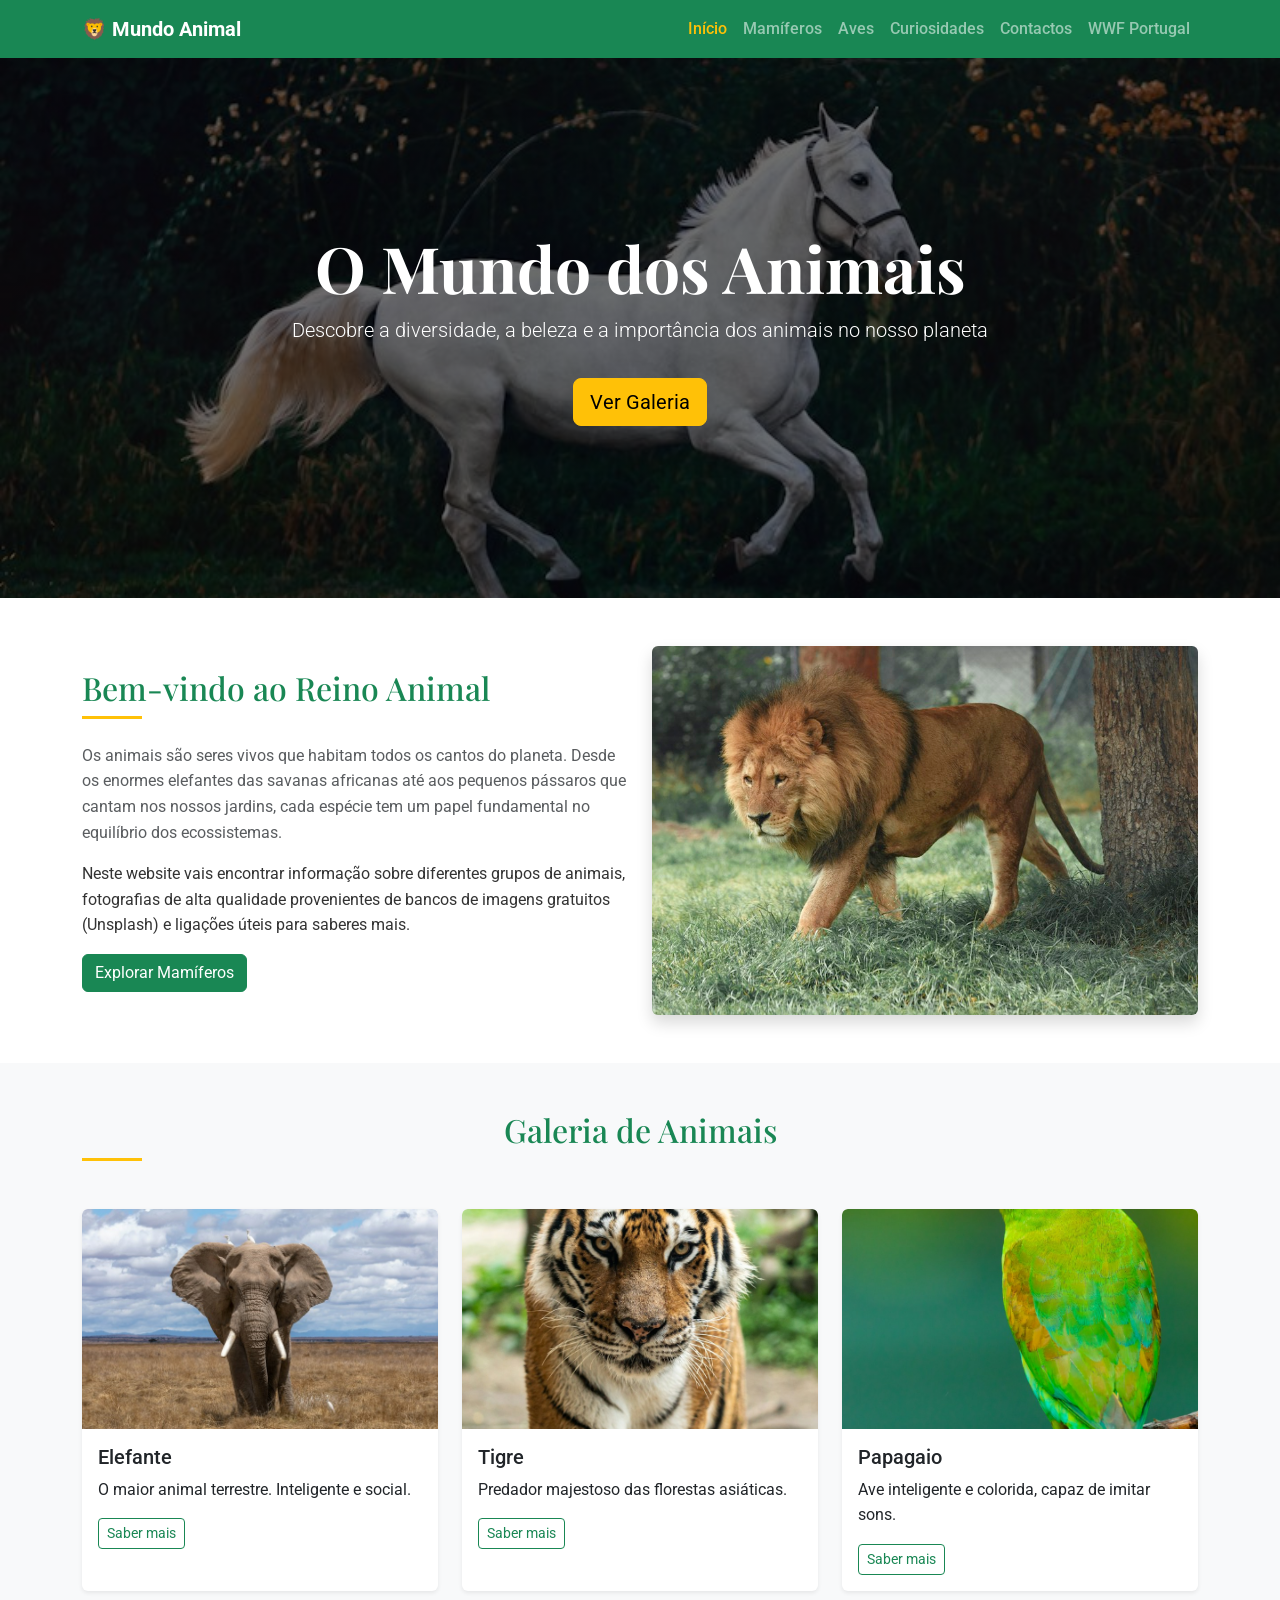
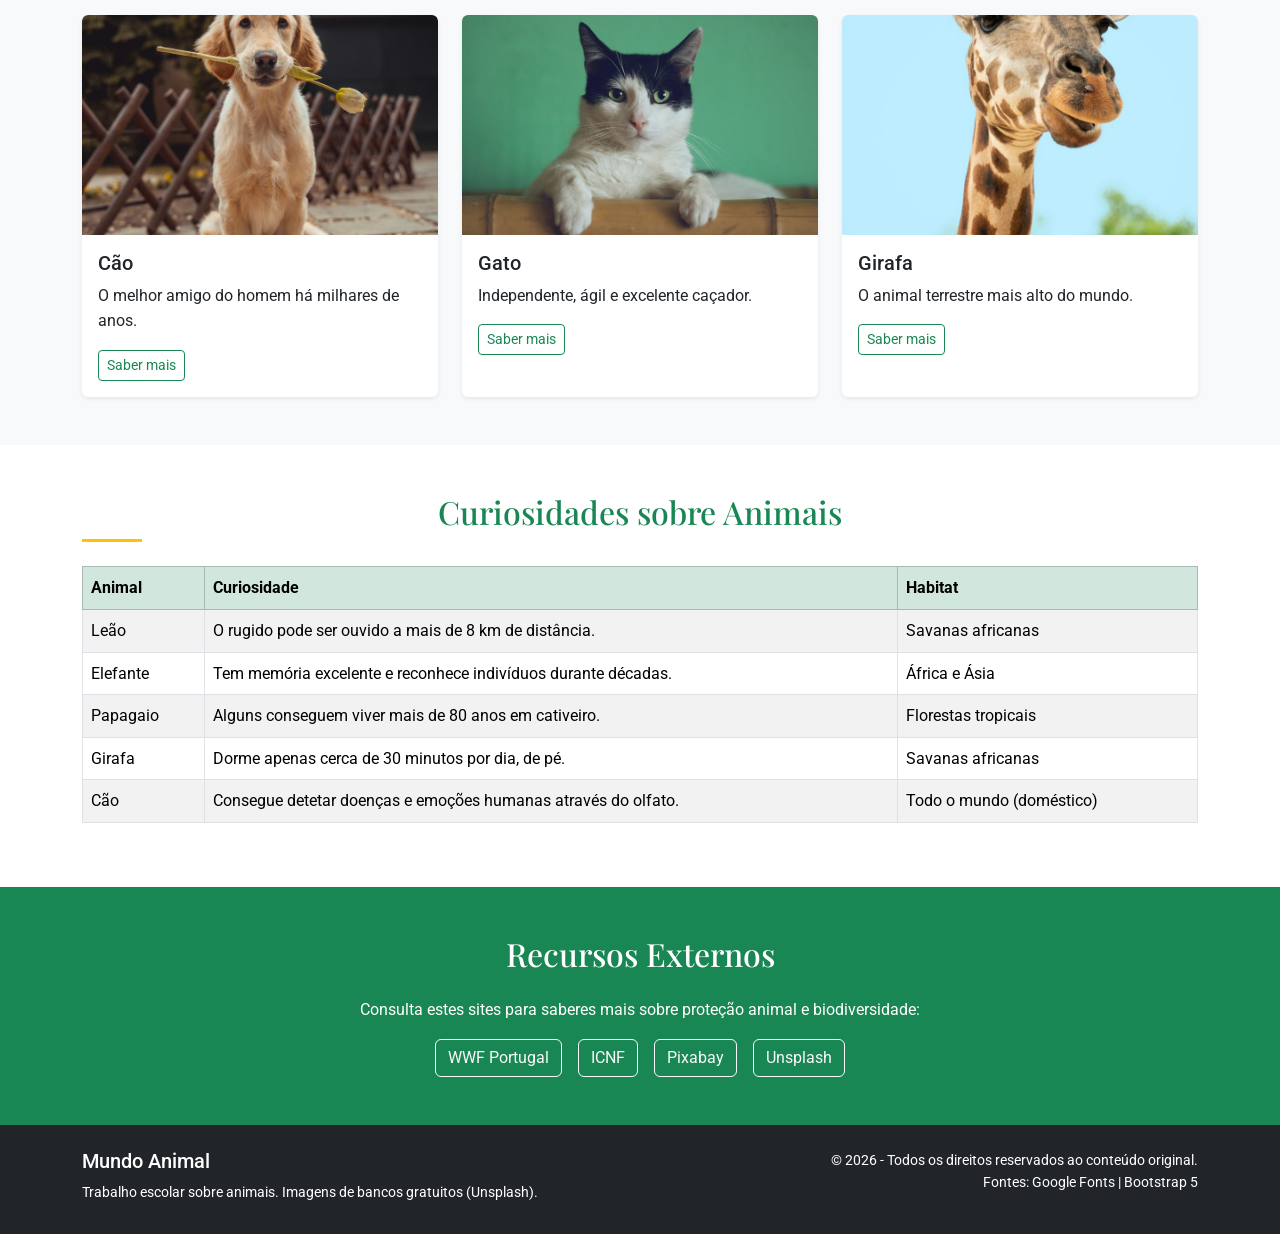
<file: index.html>
<!DOCTYPE html>
<html lang="pt">
<head>
    <meta charset="UTF-8">
    <meta name="viewport" content="width=device-width, initial-scale=1.0">
    <meta name="description" content="Website educativo sobre animais - trabalho escolar sobre o reino animal">
    <title>Mundo Animal | Início</title>
    
    <!-- Bootstrap 5 CSS -->
    <link href="https://cdn.jsdelivr.net/npm/bootstrap@5.3.3/dist/css/bootstrap.min.css" rel="stylesheet">
    
    <!-- Google Fonts (fontes livres) -->
    <link rel="preconnect" href="https://fonts.googleapis.com">
    <link rel="preconnect" href="https://fonts.gstatic.com" crossorigin>
    <link href="https://fonts.googleapis.com/css2?family=Roboto:wght@300;400;500;700&family=Playfair+Display:wght@600;700&display=swap" rel="stylesheet">
    
    <!-- CSS próprio -->
    <link rel="stylesheet" href="css/styles.css">
</head>
<body>
    <!-- Menu de navegação -->
    <nav class="navbar navbar-expand-lg navbar-dark bg-success sticky-top">
        <div class="container">
            <a class="navbar-brand fw-bold" href="index.html">🦁 Mundo Animal</a>
            <button class="navbar-toggler" type="button" data-bs-toggle="collapse" data-bs-target="#menuPrincipal">
                <span class="navbar-toggler-icon"></span>
            </button>
            <div class="collapse navbar-collapse" id="menuPrincipal">
                <ul class="navbar-nav ms-auto">
                    <li class="nav-item"><a class="nav-link active" href="index.html">Início</a></li>
                    <li class="nav-item"><a class="nav-link" href="mamiferos.html">Mamíferos</a></li>
                    <li class="nav-item"><a class="nav-link" href="aves.html">Aves</a></li>
                    <li class="nav-item"><a class="nav-link" href="#curiosidades">Curiosidades</a></li>
                    <li class="nav-item"><a class="nav-link" href="contactos.html">Contactos</a></li>
                    <li class="nav-item"><a class="nav-link" href="https://www.wwf.pt/" target="_blank" rel="noopener">WWF Portugal</a></li>
                </ul>
            </div>
        </div>
    </nav>

    <!-- Hero -->
    <header class="hero-section text-white text-center">
        <div class="container">
            <h1 class="display-3 fw-bold">O Mundo dos Animais</h1>
            <p class="lead">Descobre a diversidade, a beleza e a importância dos animais no nosso planeta</p>
            <a href="#galeria" class="btn btn-warning btn-lg mt-3">Ver Galeria</a>
        </div>
    </header>

    <!-- Introdução -->
    <section class="py-5" id="introducao">
        <div class="container">
            <div class="row align-items-center">
                <div class="col-md-6">
                    <h2 class="section-title">Bem-vindo ao Reino Animal</h2>
                    <p class="text-muted">
                        Os animais são seres vivos que habitam todos os cantos do planeta. 
                        Desde os enormes elefantes das savanas africanas até aos pequenos pássaros 
                        que cantam nos nossos jardins, cada espécie tem um papel fundamental no equilíbrio dos ecossistemas.
                    </p>
                    <p>
                        Neste website vais encontrar informação sobre diferentes grupos de animais, 
                        fotografias de alta qualidade provenientes de bancos de imagens gratuitos 
                        (Unsplash) e ligações úteis para saberes mais.
                    </p>
                    <a href="mamiferos.html" class="btn btn-success">Explorar Mamíferos</a>
                </div>
                <div class="col-md-6 text-center">
                    <img src="Imagens/leao.jpg" alt="Leão na savana" class="img-fluid rounded shadow">
                </div>
            </div>
        </div>
    </section>

    <!-- Galeria -->
    <section class="py-5 bg-light" id="galeria">
        <div class="container">
            <h2 class="section-title text-center mb-5">Galeria de Animais</h2>
            <div class="row g-4">
                <div class="col-md-4 col-sm-6">
                    <div class="card h-100 shadow-sm animal-card">
                        <img src="Imagens/elefante.jpg" class="card-img-top" alt="Elefante africano">
                        <div class="card-body">
                            <h5 class="card-title">Elefante</h5>
                            <p class="card-text">O maior animal terrestre. Inteligente e social.</p>
                            <a href="mamiferos.html#elefante" class="btn btn-outline-success btn-sm">Saber mais</a>
                        </div>
                    </div>
                </div>
                <div class="col-md-4 col-sm-6">
                    <div class="card h-100 shadow-sm animal-card">
                        <img src="Imagens/tigre.jpg" class="card-img-top" alt="Tigre">
                        <div class="card-body">
                            <h5 class="card-title">Tigre</h5>
                            <p class="card-text">Predador majestoso das florestas asiáticas.</p>
                            <a href="mamiferos.html#tigre" class="btn btn-outline-success btn-sm">Saber mais</a>
                        </div>
                    </div>
                </div>
                <div class="col-md-4 col-sm-6">
                    <div class="card h-100 shadow-sm animal-card">
                        <img src="Imagens/papagaio.jpg" class="card-img-top" alt="Papagaio colorido">
                        <div class="card-body">
                            <h5 class="card-title">Papagaio</h5>
                            <p class="card-text">Ave inteligente e colorida, capaz de imitar sons.</p>
                            <a href="aves.html" class="btn btn-outline-success btn-sm">Saber mais</a>
                        </div>
                    </div>
                </div>
                <div class="col-md-4 col-sm-6">
                    <div class="card h-100 shadow-sm animal-card">
                        <img src="Imagens/cao.jpg" class="card-img-top" alt="Cão">
                        <div class="card-body">
                            <h5 class="card-title">Cão</h5>
                            <p class="card-text">O melhor amigo do homem há milhares de anos.</p>
                            <a href="mamiferos.html#cao" class="btn btn-outline-success btn-sm">Saber mais</a>
                        </div>
                    </div>
                </div>
                <div class="col-md-4 col-sm-6">
                    <div class="card h-100 shadow-sm animal-card">
                        <img src="Imagens/gato.jpg" class="card-img-top" alt="Gato">
                        <div class="card-body">
                            <h5 class="card-title">Gato</h5>
                            <p class="card-text">Independente, ágil e excelente caçador.</p>
                            <a href="mamiferos.html#gato" class="btn btn-outline-success btn-sm">Saber mais</a>
                        </div>
                    </div>
                </div>
                <div class="col-md-4 col-sm-6">
                    <div class="card h-100 shadow-sm animal-card">
                        <img src="Imagens/girafa.jpg" class="card-img-top" alt="Girafa">
                        <div class="card-body">
                            <h5 class="card-title">Girafa</h5>
                            <p class="card-text">O animal terrestre mais alto do mundo.</p>
                            <a href="mamiferos.html#girafa" class="btn btn-outline-success btn-sm">Saber mais</a>
                        </div>
                    </div>
                </div>
            </div>
        </div>
    </section>

    <!-- Curiosidades (tabela) -->
    <section class="py-5" id="curiosidades">
        <div class="container">
            <h2 class="section-title text-center mb-4">Curiosidades sobre Animais</h2>
            <div class="table-responsive">
                <table class="table table-striped table-hover table-bordered">
                    <thead class="table-success">
                        <tr>
                            <th>Animal</th>
                            <th>Curiosidade</th>
                            <th>Habitat</th>
                        </tr>
                    </thead>
                    <tbody>
                        <tr>
                            <td>Leão</td>
                            <td>O rugido pode ser ouvido a mais de 8 km de distância.</td>
                            <td>Savanas africanas</td>
                        </tr>
                        <tr>
                            <td>Elefante</td>
                            <td>Tem memória excelente e reconhece indivíduos durante décadas.</td>
                            <td>África e Ásia</td>
                        </tr>
                        <tr>
                            <td>Papagaio</td>
                            <td>Alguns conseguem viver mais de 80 anos em cativeiro.</td>
                            <td>Florestas tropicais</td>
                        </tr>
                        <tr>
                            <td>Girafa</td>
                            <td>Dorme apenas cerca de 30 minutos por dia, de pé.</td>
                            <td>Savanas africanas</td>
                        </tr>
                        <tr>
                            <td>Cão</td>
                            <td>Consegue detetar doenças e emoções humanas através do olfato.</td>
                            <td>Todo o mundo (doméstico)</td>
                        </tr>
                    </tbody>
                </table>
            </div>
        </div>
    </section>

    <!-- Links úteis -->
    <section class="py-5 bg-success text-white">
        <div class="container text-center">
            <h2 class="mb-4">Recursos Externos</h2>
            <p>Consulta estes sites para saberes mais sobre proteção animal e biodiversidade:</p>
            <div class="d-flex flex-wrap justify-content-center gap-3">
                <a href="https://www.wwf.pt/" class="btn btn-outline-light" target="_blank" rel="noopener">WWF Portugal</a>
                <a href="https://www.icnf.pt/" class="btn btn-outline-light" target="_blank" rel="noopener">ICNF</a>
                <a href="https://pixabay.com/pt/" class="btn btn-outline-light" target="_blank" rel="noopener">Pixabay</a>
                <a href="https://unsplash.com/" class="btn btn-outline-light" target="_blank" rel="noopener">Unsplash</a>
            </div>
        </div>
    </section>

    <!-- Rodapé -->
    <footer class="bg-dark text-white py-4">
        <div class="container">
            <div class="row">
                <div class="col-md-6">
                    <h5>Mundo Animal</h5>
                    <p class="mb-0 small">Trabalho escolar sobre animais. Imagens de bancos gratuitos (Unsplash).</p>
                </div>
                <div class="col-md-6 text-md-end">
                    <p class="mb-0 small">© 2026 - Todos os direitos reservados ao conteúdo original.</p>
                    <p class="small">Fontes: Google Fonts | Bootstrap 5</p>
                </div>
            </div>
        </div>
    </footer>

    <script src="https://cdn.jsdelivr.net/npm/bootstrap@5.3.3/dist/js/bootstrap.bundle.min.js"></script>
</body>
</html>
</file>
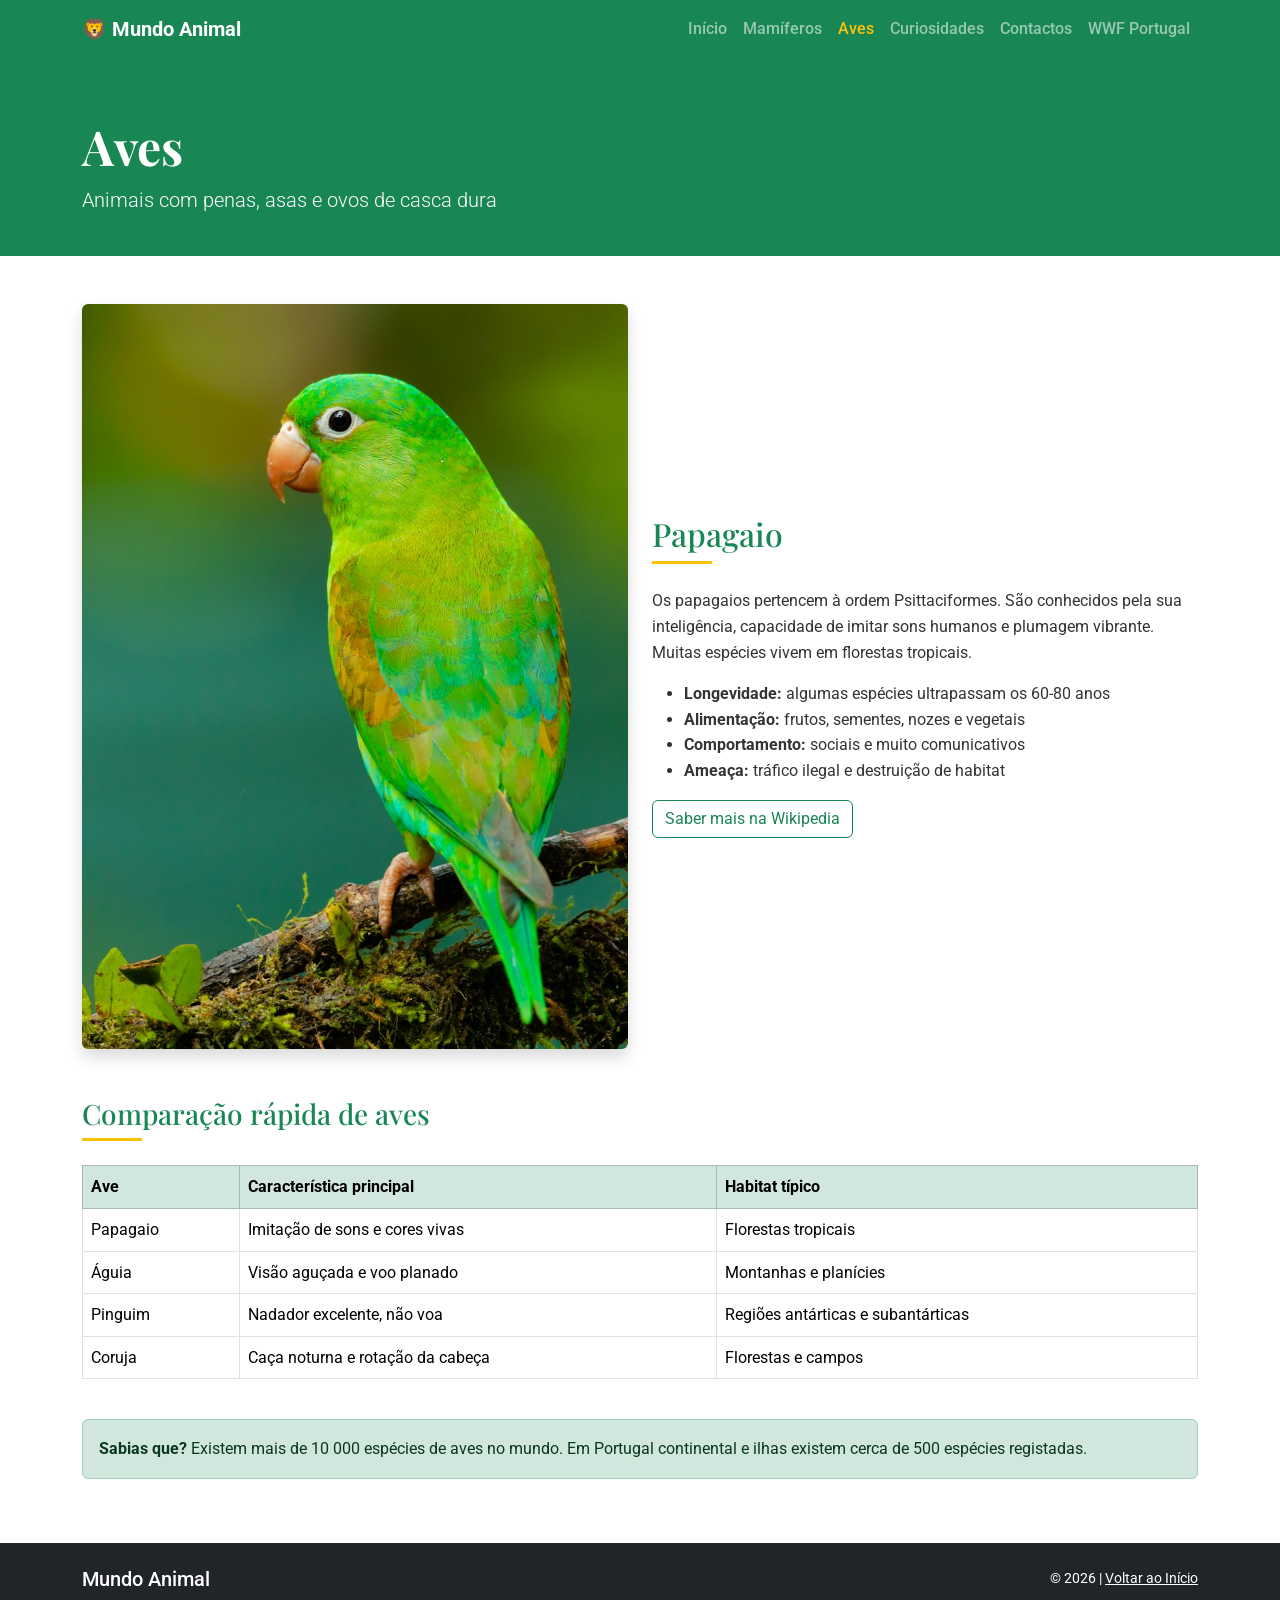
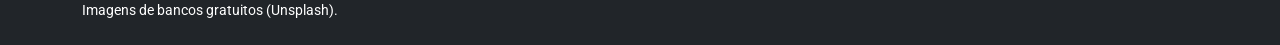
<file: aves.html>
<!DOCTYPE html>
<html lang="pt">
<head>
    <meta charset="UTF-8">
    <meta name="viewport" content="width=device-width, initial-scale=1.0">
    <meta name="description" content="Aves - papagaios e outras aves fascinantes">
    <title>Aves | Mundo Animal</title>
    
    <link href="https://cdn.jsdelivr.net/npm/bootstrap@5.3.3/dist/css/bootstrap.min.css" rel="stylesheet">
    <link rel="preconnect" href="https://fonts.googleapis.com">
    <link rel="preconnect" href="https://fonts.gstatic.com" crossorigin>
    <link href="https://fonts.googleapis.com/css2?family=Roboto:wght@300;400;500;700&family=Playfair+Display:wght@600;700&display=swap" rel="stylesheet">
    <link rel="stylesheet" href="css/styles.css">
</head>
<body>
    <nav class="navbar navbar-expand-lg navbar-dark bg-success sticky-top">
        <div class="container">
            <a class="navbar-brand fw-bold" href="index.html">🦁 Mundo Animal</a>
            <button class="navbar-toggler" type="button" data-bs-toggle="collapse" data-bs-target="#menuPrincipal">
                <span class="navbar-toggler-icon"></span>
            </button>
            <div class="collapse navbar-collapse" id="menuPrincipal">
                <ul class="navbar-nav ms-auto">
                    <li class="nav-item"><a class="nav-link" href="index.html">Início</a></li>
                    <li class="nav-item"><a class="nav-link" href="mamiferos.html">Mamíferos</a></li>
                    <li class="nav-item"><a class="nav-link active" href="aves.html">Aves</a></li>
                    <li class="nav-item"><a class="nav-link" href="index.html#curiosidades">Curiosidades</a></li>
                    <li class="nav-item"><a class="nav-link" href="contactos.html">Contactos</a></li>
                    <li class="nav-item"><a class="nav-link" href="https://www.wwf.pt/" target="_blank" rel="noopener">WWF Portugal</a></li>
                </ul>
            </div>
        </div>
    </nav>

    <header class="page-header">
        <div class="container">
            <h1 class="display-5 fw-bold">Aves</h1>
            <p class="lead mb-0">Animais com penas, asas e ovos de casca dura</p>
        </div>
    </header>

    <main class="py-5">
        <div class="container">
            <div class="row align-items-center mb-5">
                <div class="col-md-6">
                    <img src="Imagens/papagaio.jpg" alt="Papagaio colorido" class="img-fluid rounded shadow">
                </div>
                <div class="col-md-6">
                    <h2 class="section-title">Papagaio</h2>
                    <p>
                        Os papagaios pertencem à ordem Psittaciformes. São conhecidos pela sua inteligência, 
                        capacidade de imitar sons humanos e plumagem vibrante. Muitas espécies vivem em florestas tropicais.
                    </p>
                    <ul>
                        <li><strong>Longevidade:</strong> algumas espécies ultrapassam os 60-80 anos</li>
                        <li><strong>Alimentação:</strong> frutos, sementes, nozes e vegetais</li>
                        <li><strong>Comportamento:</strong> sociais e muito comunicativos</li>
                        <li><strong>Ameaça:</strong> tráfico ilegal e destruição de habitat</li>
                    </ul>
                    <a href="https://pt.wikipedia.org/wiki/Psittacidae" class="btn btn-outline-success" target="_blank" rel="noopener">Saber mais na Wikipedia</a>
                </div>
            </div>

            <h3 class="section-title mt-5">Comparação rápida de aves</h3>
            <div class="table-responsive">
                <table class="table table-bordered table-hover">
                    <thead class="table-success">
                        <tr>
                            <th>Ave</th>
                            <th>Característica principal</th>
                            <th>Habitat típico</th>
                        </tr>
                    </thead>
                    <tbody>
                        <tr>
                            <td>Papagaio</td>
                            <td>Imitação de sons e cores vivas</td>
                            <td>Florestas tropicais</td>
                        </tr>
                        <tr>
                            <td>Águia</td>
                            <td>Visão aguçada e voo planado</td>
                            <td>Montanhas e planícies</td>
                        </tr>
                        <tr>
                            <td>Pinguim</td>
                            <td>Nadador excelente, não voa</td>
                            <td>Regiões antárticas e subantárticas</td>
                        </tr>
                        <tr>
                            <td>Coruja</td>
                            <td>Caça noturna e rotação da cabeça</td>
                            <td>Florestas e campos</td>
                        </tr>
                    </tbody>
                </table>
            </div>

            <div class="alert alert-success mt-4">
                <strong>Sabias que?</strong> Existem mais de 10 000 espécies de aves no mundo. 
                Em Portugal continental e ilhas existem cerca de 500 espécies registadas.
            </div>
        </div>
    </main>

    <footer class="bg-dark text-white py-4">
        <div class="container">
            <div class="row">
                <div class="col-md-6">
                    <h5>Mundo Animal</h5>
                    <p class="mb-0 small">Imagens de bancos gratuitos (Unsplash).</p>
                </div>
                <div class="col-md-6 text-md-end">
                    <p class="mb-0 small">© 2026 | <a href="index.html" class="text-white">Voltar ao Início</a></p>
                </div>
            </div>
        </div>
    </footer>

    <script src="https://cdn.jsdelivr.net/npm/bootstrap@5.3.3/dist/js/bootstrap.bundle.min.js"></script>
</body>
</html>
</file>
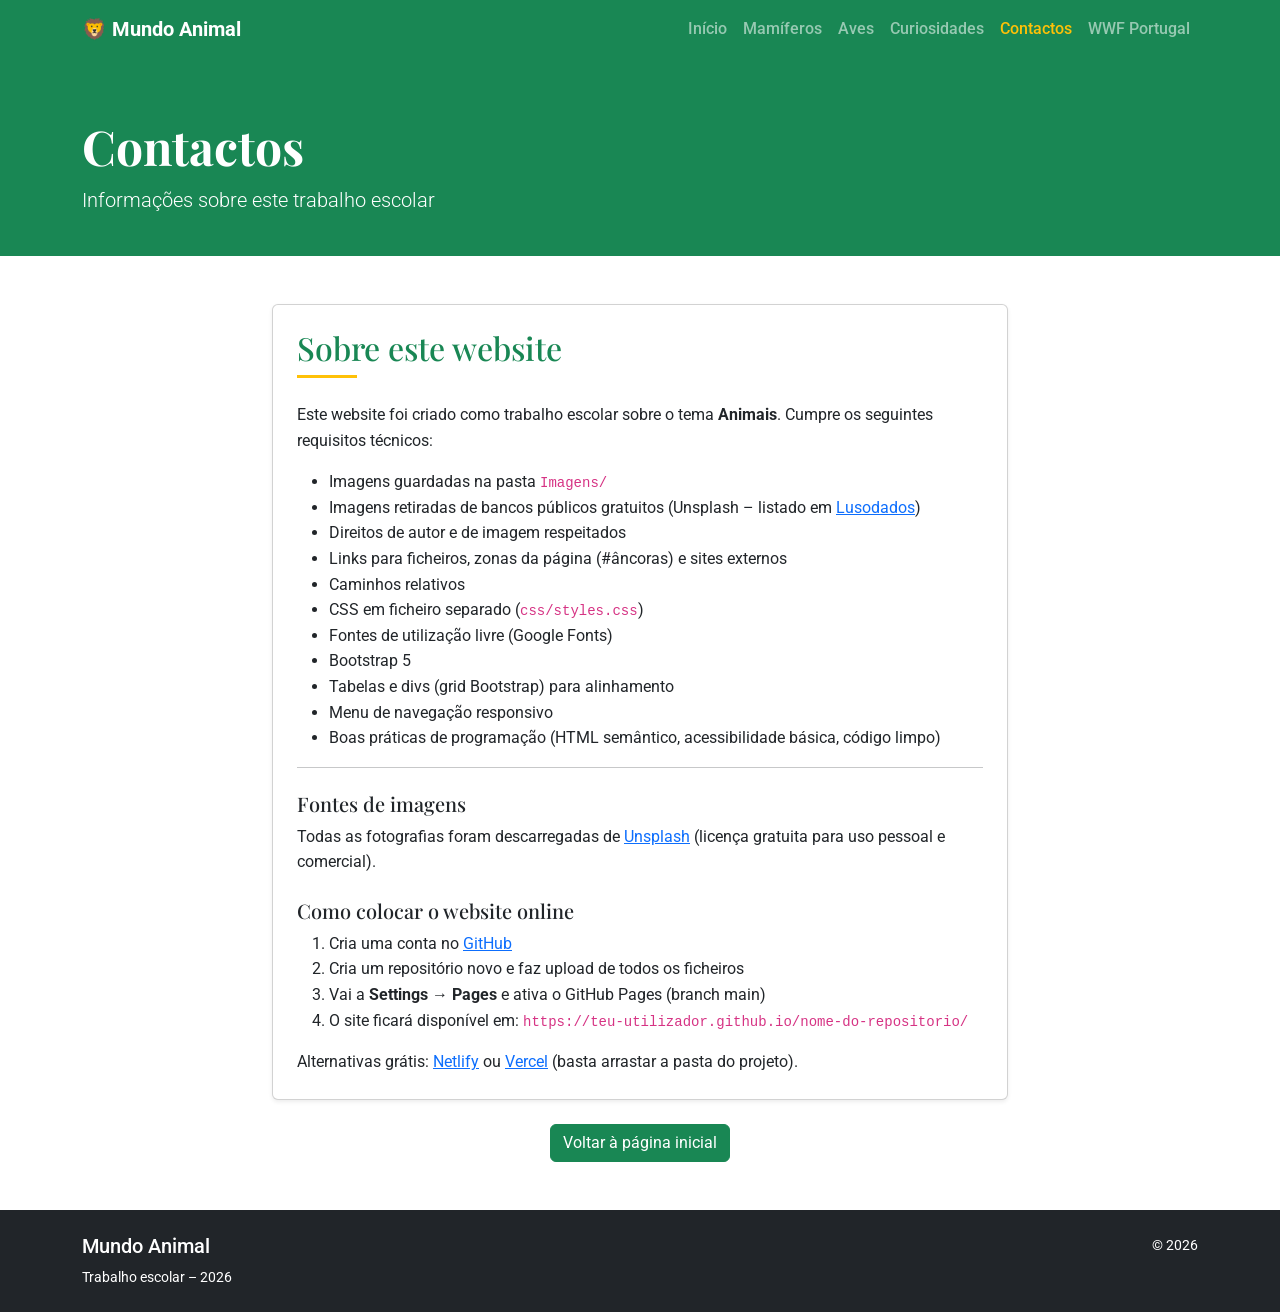
<file: contactos.html>
<!DOCTYPE html>
<html lang="pt">
<head>
    <meta charset="UTF-8">
    <meta name="viewport" content="width=device-width, initial-scale=1.0">
    <meta name="description" content="Contactos e informações sobre o projeto Mundo Animal">
    <title>Contactos | Mundo Animal</title>
    
    <link href="https://cdn.jsdelivr.net/npm/bootstrap@5.3.3/dist/css/bootstrap.min.css" rel="stylesheet">
    <link rel="preconnect" href="https://fonts.googleapis.com">
    <link rel="preconnect" href="https://fonts.gstatic.com" crossorigin>
    <link href="https://fonts.googleapis.com/css2?family=Roboto:wght@300;400;500;700&family=Playfair+Display:wght@600;700&display=swap" rel="stylesheet">
    <link rel="stylesheet" href="css/styles.css">
</head>
<body>
    <nav class="navbar navbar-expand-lg navbar-dark bg-success sticky-top">
        <div class="container">
            <a class="navbar-brand fw-bold" href="index.html">🦁 Mundo Animal</a>
            <button class="navbar-toggler" type="button" data-bs-toggle="collapse" data-bs-target="#menuPrincipal">
                <span class="navbar-toggler-icon"></span>
            </button>
            <div class="collapse navbar-collapse" id="menuPrincipal">
                <ul class="navbar-nav ms-auto">
                    <li class="nav-item"><a class="nav-link" href="index.html">Início</a></li>
                    <li class="nav-item"><a class="nav-link" href="mamiferos.html">Mamíferos</a></li>
                    <li class="nav-item"><a class="nav-link" href="aves.html">Aves</a></li>
                    <li class="nav-item"><a class="nav-link" href="index.html#curiosidades">Curiosidades</a></li>
                    <li class="nav-item"><a class="nav-link active" href="contactos.html">Contactos</a></li>
                    <li class="nav-item"><a class="nav-link" href="https://www.wwf.pt/" target="_blank" rel="noopener">WWF Portugal</a></li>
                </ul>
            </div>
        </div>
    </nav>

    <header class="page-header">
        <div class="container">
            <h1 class="display-5 fw-bold">Contactos</h1>
            <p class="lead mb-0">Informações sobre este trabalho escolar</p>
        </div>
    </header>

    <main class="py-5">
        <div class="container">
            <div class="row">
                <div class="col-lg-8 mx-auto">
                    <div class="card shadow-sm">
                        <div class="card-body p-4">
                            <h2 class="section-title">Sobre este website</h2>
                            <p>
                                Este website foi criado como trabalho escolar sobre o tema <strong>Animais</strong>. 
                                Cumpre os seguintes requisitos técnicos:
                            </p>
                            <ul>
                                <li>Imagens guardadas na pasta <code>Imagens/</code></li>
                                <li>Imagens retiradas de bancos públicos gratuitos (Unsplash – listado em <a href="https://www.lusodados.pt/pt/blog/bancos-de-imagem-gratuitos/" target="_blank" rel="noopener">Lusodados</a>)</li>
                                <li>Direitos de autor e de imagem respeitados</li>
                                <li>Links para ficheiros, zonas da página (#âncoras) e sites externos</li>
                                <li>Caminhos relativos</li>
                                <li>CSS em ficheiro separado (<code>css/styles.css</code>)</li>
                                <li>Fontes de utilização livre (Google Fonts)</li>
                                <li>Bootstrap 5</li>
                                <li>Tabelas e divs (grid Bootstrap) para alinhamento</li>
                                <li>Menu de navegação responsivo</li>
                                <li>Boas práticas de programação (HTML semântico, acessibilidade básica, código limpo)</li>
                            </ul>

                            <hr>

                            <h3 class="h5 mt-4">Fontes de imagens</h3>
                            <p>
                                Todas as fotografias foram descarregadas de 
                                <a href="https://unsplash.com/" target="_blank" rel="noopener">Unsplash</a> 
                                (licença gratuita para uso pessoal e comercial).
                            </p>

                            <h3 class="h5 mt-4">Como colocar o website online</h3>
                            <ol>
                                <li>Cria uma conta no <a href="https://github.com/" target="_blank" rel="noopener">GitHub</a></li>
                                <li>Cria um repositório novo e faz upload de todos os ficheiros</li>
                                <li>Vai a <strong>Settings → Pages</strong> e ativa o GitHub Pages (branch main)</li>
                                <li>O site ficará disponível em: <code>https://teu-utilizador.github.io/nome-do-repositorio/</code></li>
                            </ol>
                            <p class="mb-0">
                                Alternativas grátis: 
                                <a href="https://www.netlify.com/" target="_blank" rel="noopener">Netlify</a> ou 
                                <a href="https://vercel.com/" target="_blank" rel="noopener">Vercel</a> 
                                (basta arrastar a pasta do projeto).
                            </p>
                        </div>
                    </div>

                    <div class="text-center mt-4">
                        <a href="index.html" class="btn btn-success">Voltar à página inicial</a>
                    </div>
                </div>
            </div>
        </div>
    </main>

    <footer class="bg-dark text-white py-4">
        <div class="container">
            <div class="row">
                <div class="col-md-6">
                    <h5>Mundo Animal</h5>
                    <p class="mb-0 small">Trabalho escolar – 2026</p>
                </div>
                <div class="col-md-6 text-md-end">
                    <p class="mb-0 small">© 2026</p>
                </div>
            </div>
        </div>
    </footer>

    <script src="https://cdn.jsdelivr.net/npm/bootstrap@5.3.3/dist/js/bootstrap.bundle.min.js"></script>
</body>
</html>
</file>
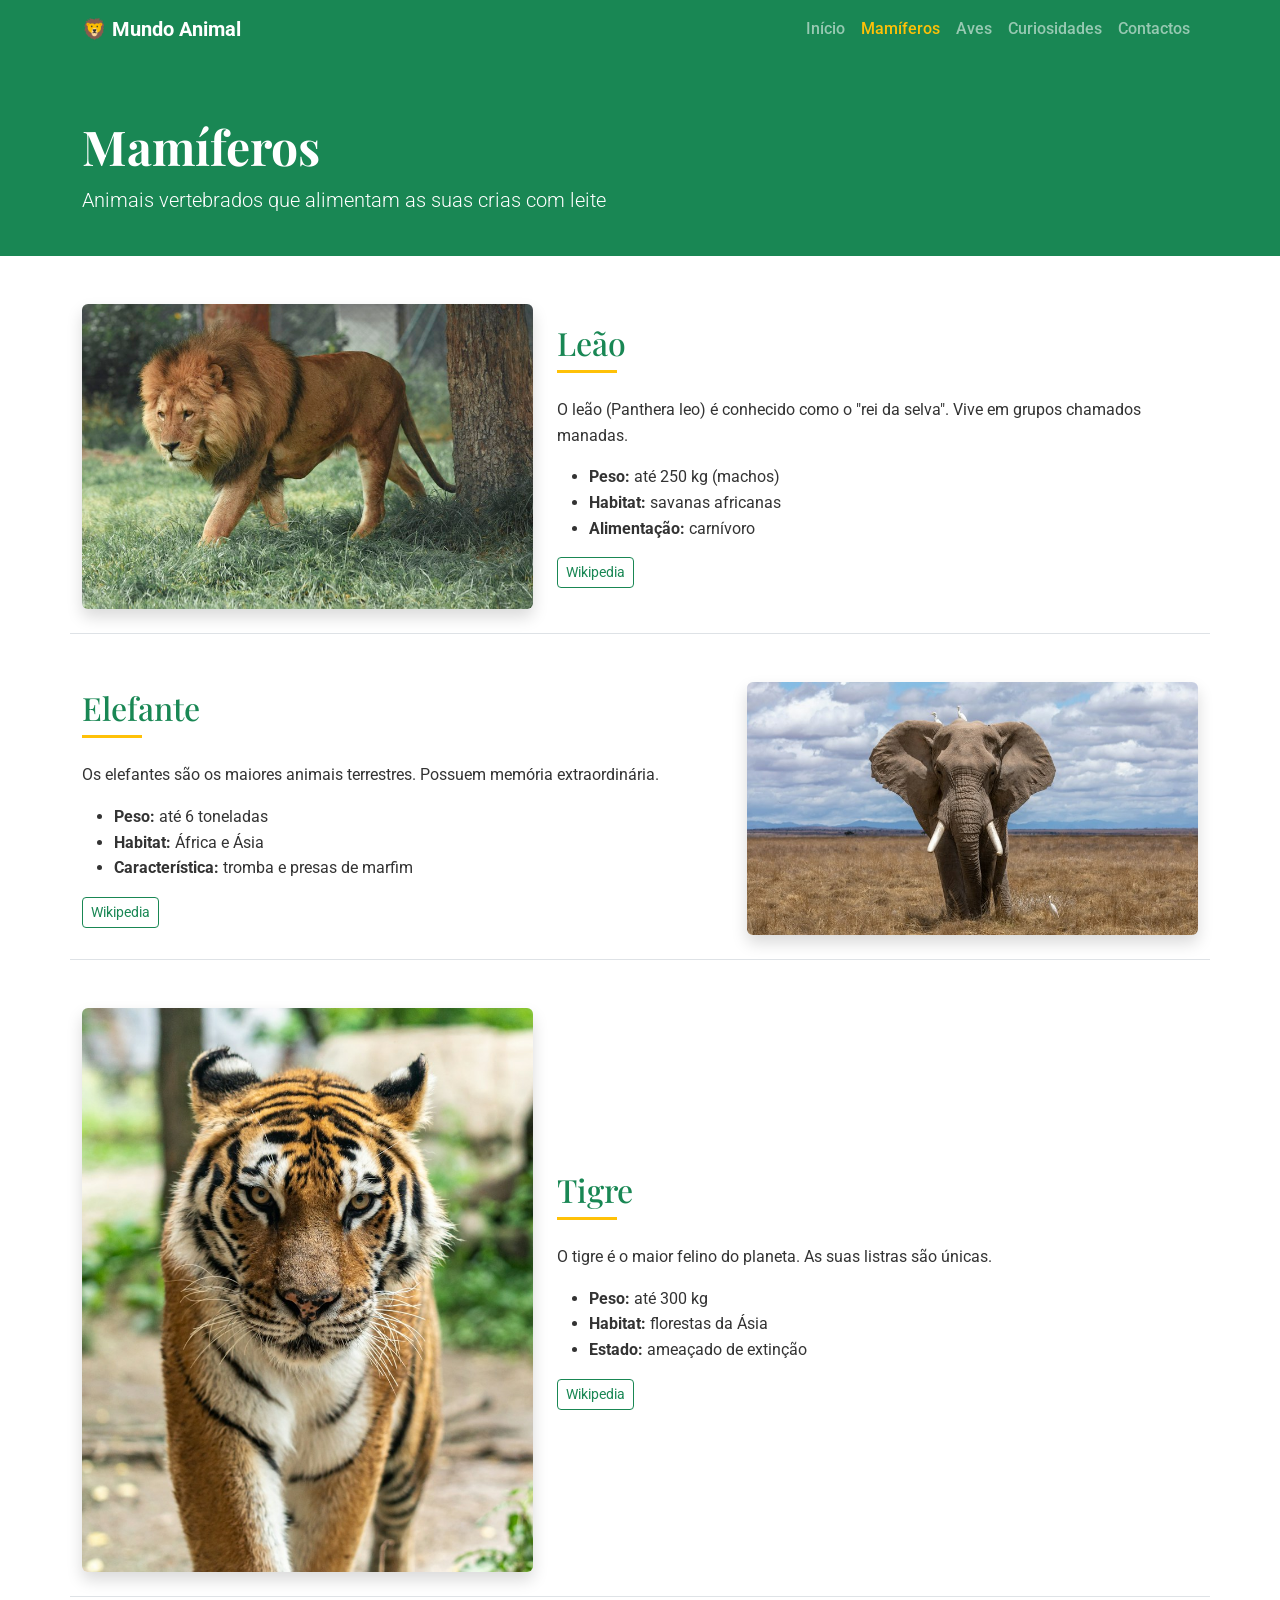
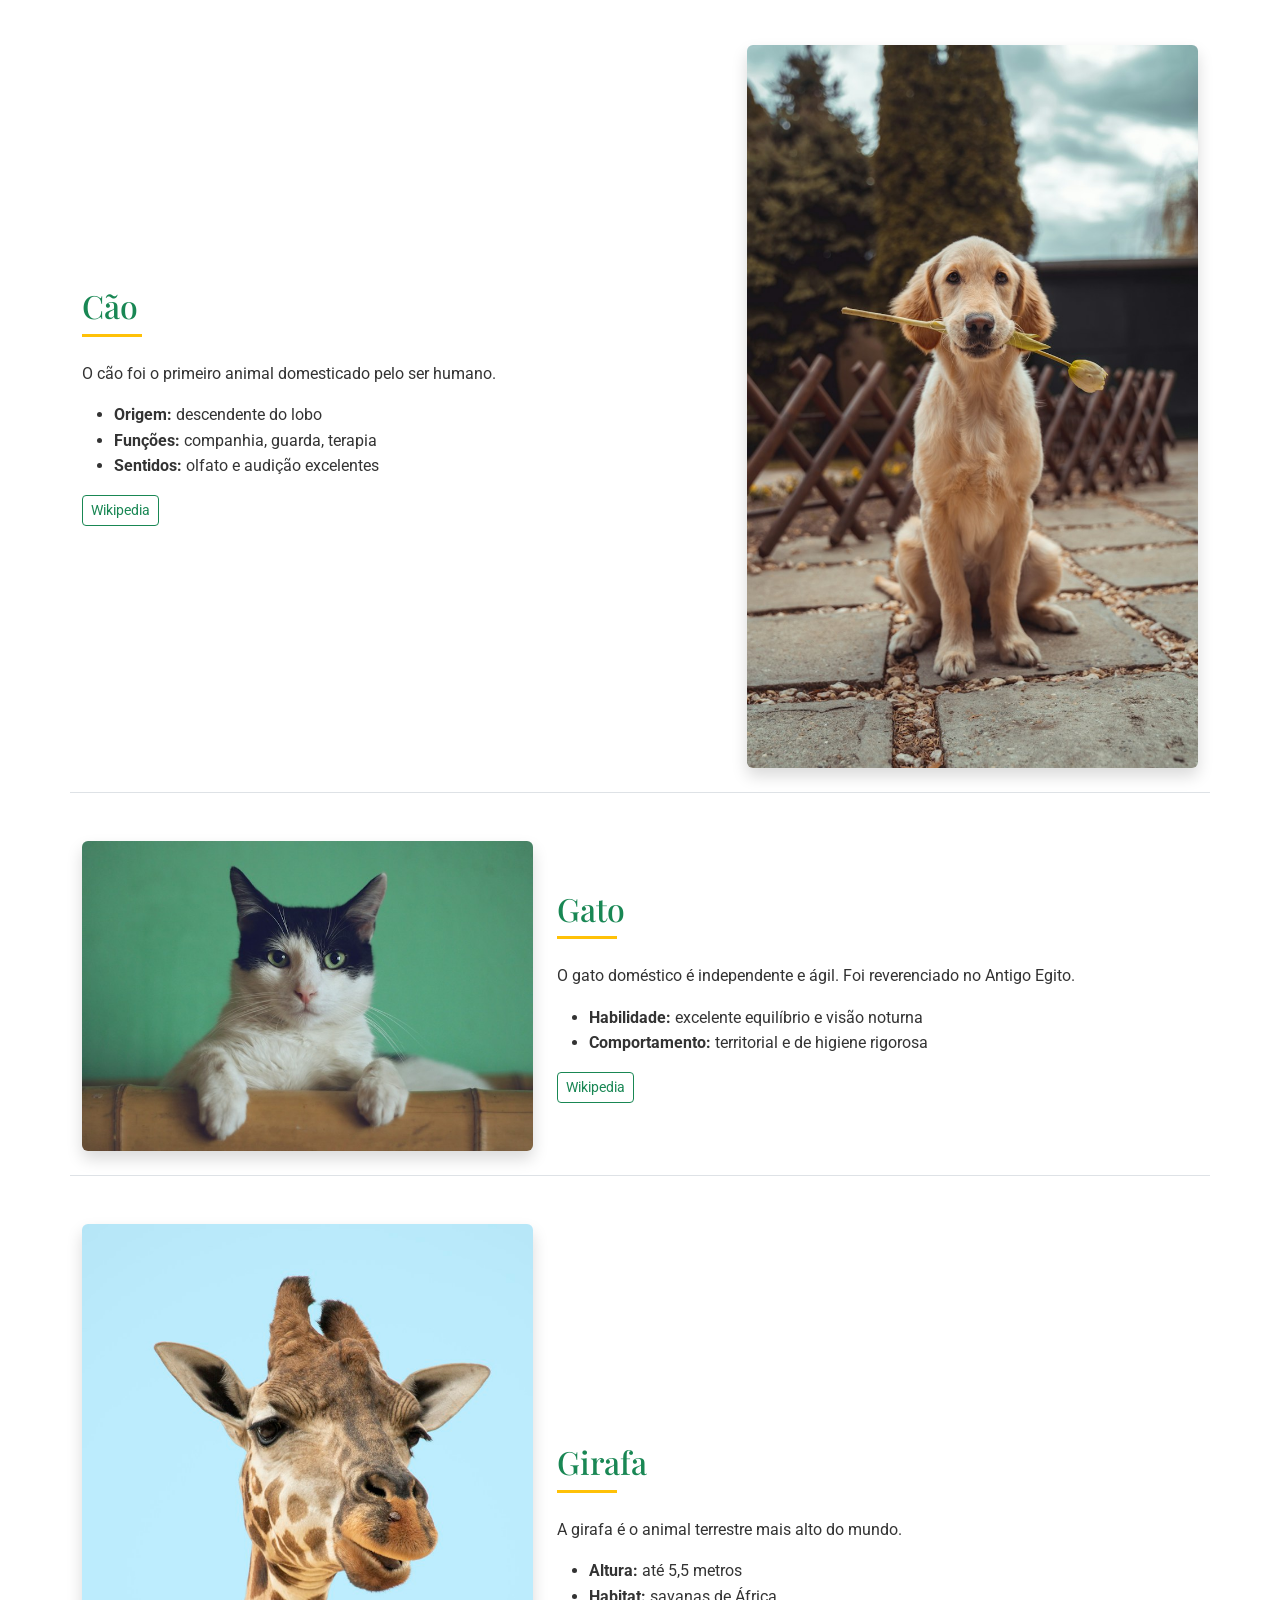
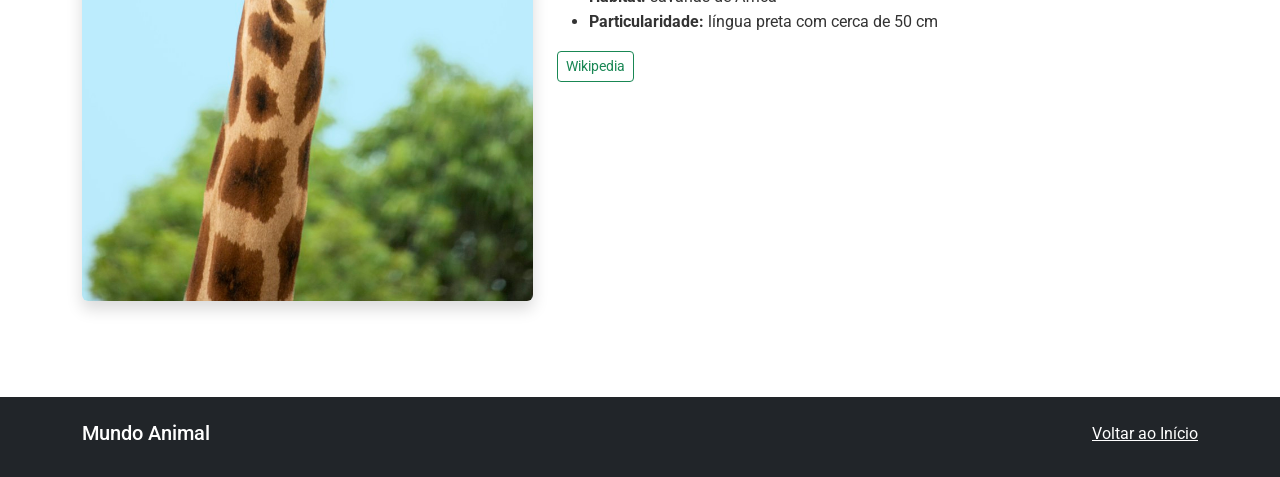
<file: mamiferos.html>
<!DOCTYPE html>
<html lang="pt">
<head>
    <meta charset="UTF-8">
    <meta name="viewport" content="width=device-width, initial-scale=1.0">
    <title>Mamíferos | Mundo Animal</title>
    <link href="https://cdn.jsdelivr.net/npm/bootstrap@5.3.3/dist/css/bootstrap.min.css" rel="stylesheet">
    <link href="https://fonts.googleapis.com/css2?family=Roboto:wght@300;400;500;700&family=Playfair+Display:wght@600;700&display=swap" rel="stylesheet">
    <link rel="stylesheet" href="css/styles.css">
</head>
<body>
    <nav class="navbar navbar-expand-lg navbar-dark bg-success sticky-top">
        <div class="container">
            <a class="navbar-brand fw-bold" href="index.html">🦁 Mundo Animal</a>
            <button class="navbar-toggler" type="button" data-bs-toggle="collapse" data-bs-target="#menuPrincipal">
                <span class="navbar-toggler-icon"></span>
            </button>
            <div class="collapse navbar-collapse" id="menuPrincipal">
                <ul class="navbar-nav ms-auto">
                    <li class="nav-item"><a class="nav-link" href="index.html">Início</a></li>
                    <li class="nav-item"><a class="nav-link active" href="mamiferos.html">Mamíferos</a></li>
                    <li class="nav-item"><a class="nav-link" href="aves.html">Aves</a></li>
                    <li class="nav-item"><a class="nav-link" href="index.html#curiosidades">Curiosidades</a></li>
                    <li class="nav-item"><a class="nav-link" href="contactos.html">Contactos</a></li>
                </ul>
            </div>
        </div>
    </nav>

    <header class="page-header">
        <div class="container">
            <h1 class="display-5 fw-bold">Mamíferos</h1>
            <p class="lead mb-0">Animais vertebrados que alimentam as suas crias com leite</p>
        </div>
    </header>

    <main class="py-5">
        <div class="container">
            <!-- Leão -->
            <article class="row align-items-center mb-5 pb-4 border-bottom" id="leao">
                <div class="col-md-5">
                    <img src="Imagens/leao.jpg" alt="Leão" class="img-fluid rounded shadow">
                </div>
                <div class="col-md-7">
                    <h2 class="section-title">Leão</h2>
                    <p>O leão (Panthera leo) é conhecido como o "rei da selva". Vive em grupos chamados manadas.</p>
                    <ul>
                        <li><strong>Peso:</strong> até 250 kg (machos)</li>
                        <li><strong>Habitat:</strong> savanas africanas</li>
                        <li><strong>Alimentação:</strong> carnívoro</li>
                    </ul>
                    <a href="https://pt.wikipedia.org/wiki/Le%C3%A3o" class="btn btn-outline-success btn-sm" target="_blank">Wikipedia</a>
                </div>
            </article>

            <!-- Elefante -->
            <article class="row align-items-center mb-5 pb-4 border-bottom flex-md-row-reverse" id="elefante">
                <div class="col-md-5">
                    <img src="Imagens/elefante.jpg" alt="Elefante" class="img-fluid rounded shadow">
                </div>
                <div class="col-md-7">
                    <h2 class="section-title">Elefante</h2>
                    <p>Os elefantes são os maiores animais terrestres. Possuem memória extraordinária.</p>
                    <ul>
                        <li><strong>Peso:</strong> até 6 toneladas</li>
                        <li><strong>Habitat:</strong> África e Ásia</li>
                        <li><strong>Característica:</strong> tromba e presas de marfim</li>
                    </ul>
                    <a href="https://pt.wikipedia.org/wiki/Elefante" class="btn btn-outline-success btn-sm" target="_blank">Wikipedia</a>
                </div>
            </article>

            <!-- Tigre -->
            <article class="row align-items-center mb-5 pb-4 border-bottom" id="tigre">
                <div class="col-md-5">
                    <img src="Imagens/tigre.jpg" alt="Tigre" class="img-fluid rounded shadow">
                </div>
                <div class="col-md-7">
                    <h2 class="section-title">Tigre</h2>
                    <p>O tigre é o maior felino do planeta. As suas listras são únicas.</p>
                    <ul>
                        <li><strong>Peso:</strong> até 300 kg</li>
                        <li><strong>Habitat:</strong> florestas da Ásia</li>
                        <li><strong>Estado:</strong> ameaçado de extinção</li>
                    </ul>
                    <a href="https://pt.wikipedia.org/wiki/Tigre" class="btn btn-outline-success btn-sm" target="_blank">Wikipedia</a>
                </div>
            </article>

            <!-- Cão -->
            <article class="row align-items-center mb-5 pb-4 border-bottom flex-md-row-reverse" id="cao">
                <div class="col-md-5">
                    <img src="Imagens/cao.jpg" alt="Cão" class="img-fluid rounded shadow">
                </div>
                <div class="col-md-7">
                    <h2 class="section-title">Cão</h2>
                    <p>O cão foi o primeiro animal domesticado pelo ser humano.</p>
                    <ul>
                        <li><strong>Origem:</strong> descendente do lobo</li>
                        <li><strong>Funções:</strong> companhia, guarda, terapia</li>
                        <li><strong>Sentidos:</strong> olfato e audição excelentes</li>
                    </ul>
                    <a href="https://pt.wikipedia.org/wiki/C%C3%A3o" class="btn btn-outline-success btn-sm" target="_blank">Wikipedia</a>
                </div>
            </article>

            <!-- Gato -->
            <article class="row align-items-center mb-5 pb-4 border-bottom" id="gato">
                <div class="col-md-5">
                    <img src="Imagens/gato.jpg" alt="Gato" class="img-fluid rounded shadow">
                </div>
                <div class="col-md-7">
                    <h2 class="section-title">Gato</h2>
                    <p>O gato doméstico é independente e ágil. Foi reverenciado no Antigo Egito.</p>
                    <ul>
                        <li><strong>Habilidade:</strong> excelente equilíbrio e visão noturna</li>
                        <li><strong>Comportamento:</strong> territorial e de higiene rigorosa</li>
                    </ul>
                    <a href="https://pt.wikipedia.org/wiki/Gato" class="btn btn-outline-success btn-sm" target="_blank">Wikipedia</a>
                </div>
            </article>

            <!-- Girafa -->
            <article class="row align-items-center mb-5" id="girafa">
                <div class="col-md-5">
                    <img src="Imagens/girafa.jpg" alt="Girafa" class="img-fluid rounded shadow">
                </div>
                <div class="col-md-7">
                    <h2 class="section-title">Girafa</h2>
                    <p>A girafa é o animal terrestre mais alto do mundo.</p>
                    <ul>
                        <li><strong>Altura:</strong> até 5,5 metros</li>
                        <li><strong>Habitat:</strong> savanas de África</li>
                        <li><strong>Particularidade:</strong> língua preta com cerca de 50 cm</li>
                    </ul>
                    <a href="https://pt.wikipedia.org/wiki/Girafa" class="btn btn-outline-success btn-sm" target="_blank">Wikipedia</a>
                </div>
            </article>
        </div>
    </main>

    <footer class="bg-dark text-white py-4">
        <div class="container">
            <div class="row">
                <div class="col-md-6"><h5>Mundo Animal</h5></div>
                <div class="col-md-6 text-md-end">
                    <a href="index.html" class="text-white">Voltar ao Início</a>
                </div>
            </div>
        </div>
    </footer>

    <script src="https://cdn.jsdelivr.net/npm/bootstrap@5.3.3/dist/js/bootstrap.bundle.min.js"></script>
</body>
</html>
</file>
<file: css/styles.css>
/* Mundo Animal - Estilos personalizados */

:root {
    --cor-primaria: #198754;
    --cor-secundaria: #ffc107;
}

body {
    font-family: 'Roboto', sans-serif;
    line-height: 1.6;
    color: #333;
}

h1, h2, h3, .section-title {
    font-family: 'Playfair Display', serif;
}

.section-title {
    color: var(--cor-primaria);
    margin-bottom: 1.5rem;
    position: relative;
}

.section-title::after {
    content: '';
    display: block;
    width: 60px;
    height: 3px;
    background-color: var(--cor-secundaria);
    margin-top: 8px;
}

.hero-section {
    background: linear-gradient(rgba(0, 0, 0, 0.55), rgba(0, 0, 0, 0.55)),
                url('../Imagens/cavalo.jpg') center/cover no-repeat;
    padding: 120px 0;
    min-height: 60vh;
    display: flex;
    align-items: center;
}

.animal-card {
    transition: transform 0.3s ease, box-shadow 0.3s ease;
    border: none;
    overflow: hidden;
}

.animal-card:hover {
    transform: translateY(-8px);
    box-shadow: 0 12px 24px rgba(0, 0, 0, 0.15) !important;
}

.animal-card img {
    height: 220px;
    object-fit: cover;
    transition: transform 0.4s ease;
}

.animal-card:hover img {
    transform: scale(1.05);
}

.nav-link {
    font-weight: 500;
}

.nav-link:hover,
.nav-link.active {
    color: var(--cor-secundaria) !important;
}

.page-header {
    background-color: var(--cor-primaria);
    color: white;
    padding: 60px 0 40px;
}

.animal-detail img {
    max-height: 400px;
    object-fit: cover;
    width: 100%;
}

@media (max-width: 768px) {
    .hero-section {
        padding: 80px 0;
        min-height: 50vh;
    }
    
    .hero-section h1 {
        font-size: 2.2rem;
    }
}
</file>
